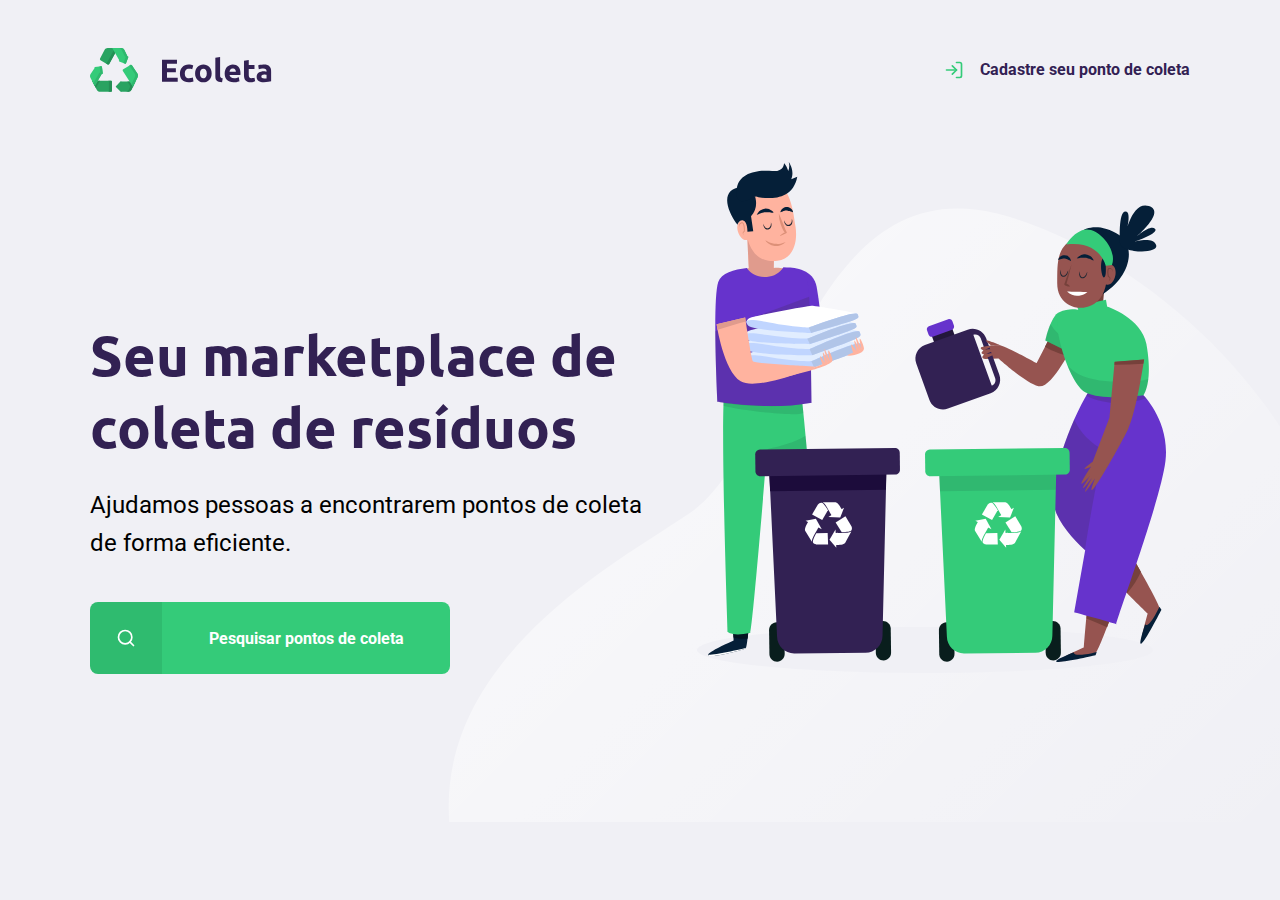
<file: index.html>
<!DOCTYPE html>
<html lang="pt-BR">
<head>
    <meta charset="UTF-8">
    <meta name="viewport" content="width=device-width, initial-scale=1.0">
    <title>Ecoleta</title>

    <link href="https://fonts.googleapis.com/css2?family=Roboto:wght@300;700&display=swap" rel="stylesheet">
    <link href="https://fonts.googleapis.com/css2?family=Ubuntu:wght@700&display=swap" rel="stylesheet">

    <link rel="stylesheet" href="/styles/style.css">
    <link rel="stylesheet" href="/styles/home.css">
    <link rel="stylesheet" href="/styles/responsive.css">
</head>
<body>

    <div id='pg-home'>
        <div class='content'>

            <header>
                <img src="/imagens/logo.svg" alt="Logo">
                <a href="cadastro.html">
                    <span></span>
                    Cadastre seu ponto de coleta
                </a>
            </header>
            
            <main>
                <h1>Seu marketplace de coleta de resíduos</h1>
    
                <p>Ajudamos pessoas a encontrarem pontos de coleta de forma eficiente.</p>
        
                <a href="#">
                    <span></span>
                    <strong>Pesquisar pontos de coleta</strong> 
                </a>
            </main>
           
    
        </div>
    </div>

    
    
</body>
</html>
</file>
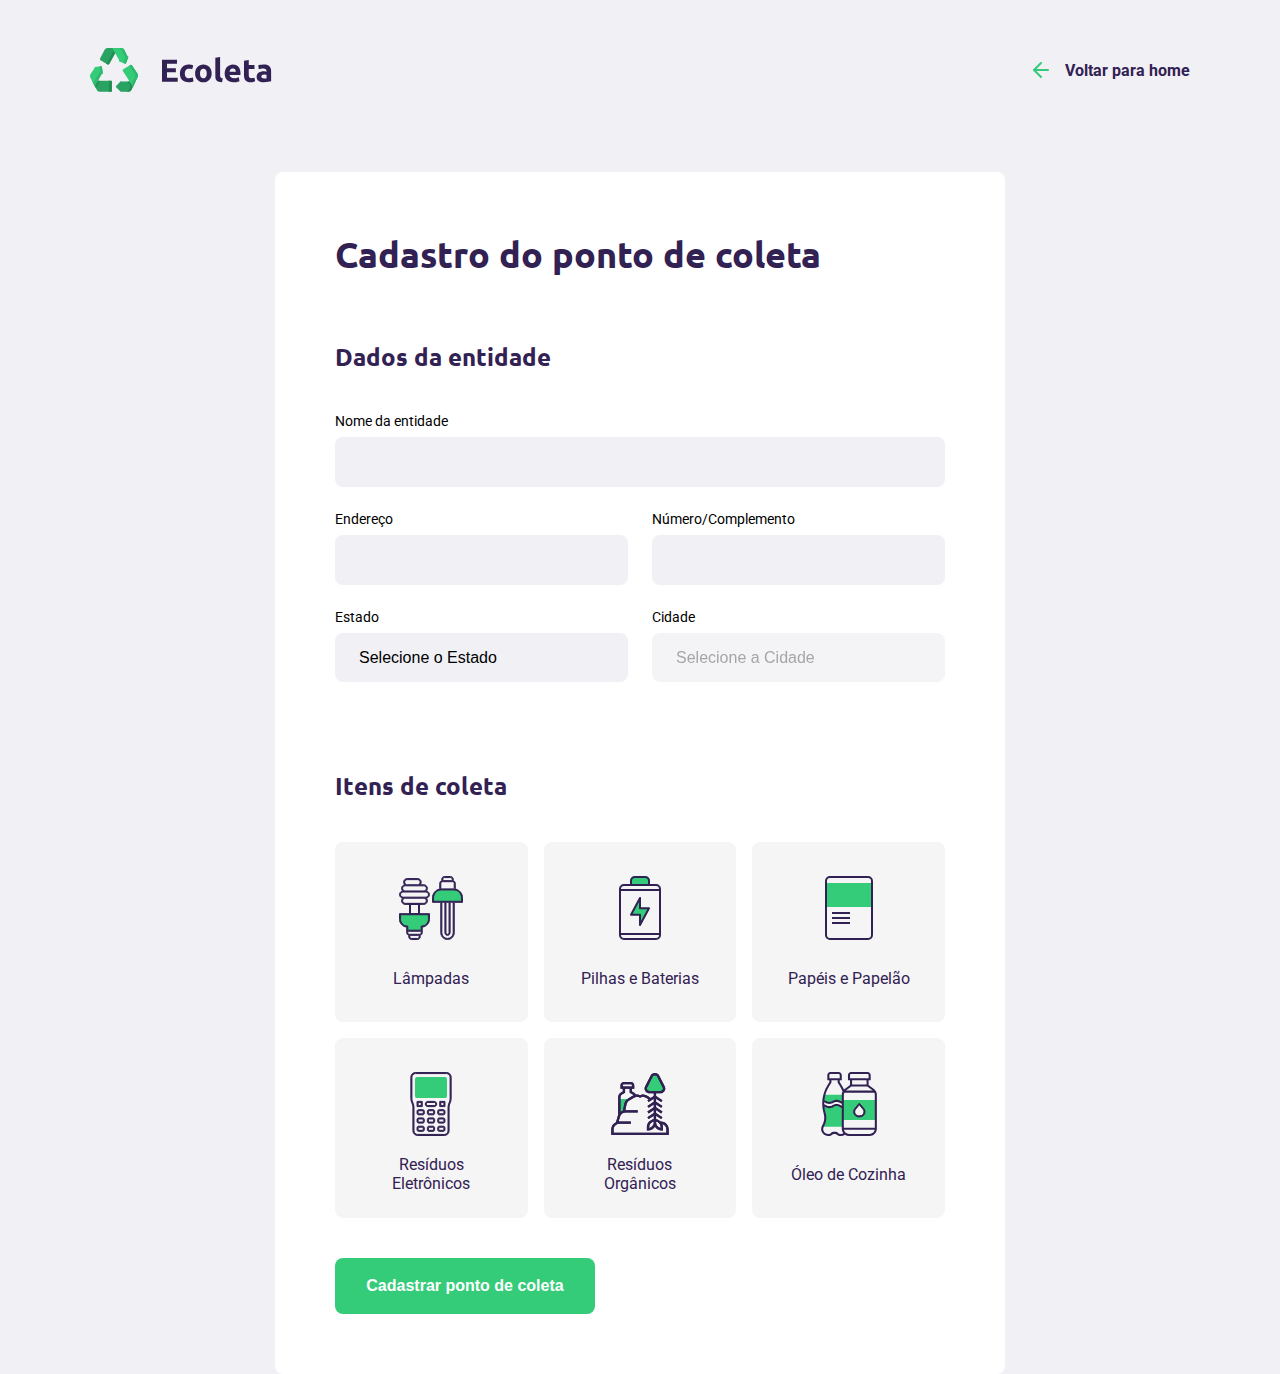
<file: cadastro.html>
<!DOCTYPE html>
<html lang="pt-BR">
<head>
    <meta charset="UTF-8">
    <meta name="viewport" content="width=device-width, initial-scale=1.0">
    <title>Cadastro de Ponto de Coleta</title>

    <link href="https://fonts.googleapis.com/css2?family=Roboto:wght@300;700&display=swap" rel="stylesheet">
    <link href="https://fonts.googleapis.com/css2?family=Ubuntu:wght@700&display=swap" rel="stylesheet">

    <link rel="stylesheet" href="/styles/style.css">
    <link rel="stylesheet" href="/styles/cadastro.css">
    <link rel="stylesheet" href="/styles/responsive.css">
</head>
<body>

    <div id='pg-cadastro'>
        <header>
            <img src="/imagens/logo.svg" alt="Logo">
            <a href="index.html">
                <span></span>
                Voltar para home
            </a>
        </header>

        <form action="">
            <h1>Cadastro do ponto de coleta</h1>

            <fieldset>
                <legend>
                    <h2>Dados da entidade</h2>
                </legend>

                <div class="field">
                    <label for="name">Nome da entidade</label>
                    <input type="text" name='name' required>
                </div>

                <div class="field-group">
                    <div class="field">
                        <label for="endereco">Endereço</label>
                        <input type="text" name='endereco' required>
                    </div>

                    <div class="field">
                        <label for="numero">Número/Complemento</label>
                        <input type="text" name='numero' required>
                    </div>
                </div>

                <div class="field-group">
                    <div class="field">
                        <label for="estado">Estado</label>
                        <select name="estado" required>
                            <option value="">Selecione o Estado</option>
                        </select>

                        <input type="hidden" name="estado">
                    </div>

                    <div class="field">
                        <label for="cidade">Cidade</label>
                        <select name="cidade" disabled required>
                            <option value="">Selecione a Cidade</option>
                        </select>
                    </div>
                   
                </div>
            </fieldset>

            <fieldset>
                <legend>
                    <h2>Itens de coleta</h2>
                </legend>

                <div class="itens-grid">
                    <li data-id='1'>
                        <img src="/imagens/lampadas.svg" alt="Lâmpadas">
                        <span>Lâmpadas</span>
                    </li>

                    <li data-id='2'>
                        <img src="/imagens/baterias.svg" alt="Pilhas e Baterias">
                        <span>Pilhas e Baterias</span>
                    </li>

                    <li data-id='3'>
                        <img src="/imagens/papeis-papelao.svg" alt="Papéis e Papelão">
                        <span>Papéis e Papelão</span>
                    </li>

                    <li data-id='4'>
                        <img src="/imagens/eletronicos.svg" alt="Resíduos Eletrônicos">
                        <span>Resíduos Eletrônicos</span>
                    </li>

                    <li data-id='5'>
                        <img src="/imagens/organicos.svg" alt="Resíduos Orgânicos">
                        <span>Resíduos Orgânicos</span>
                    </li>

                    <li data-id='6'>
                        <img src="/imagens/oleo.svg" alt="Óleo de Cozinha">
                        <span>Óleo de Cozinha</span>
                    </li>
                </div>

                <input type="hidden" name='itens'>

            </fieldset>

            <button type="submit">Cadastrar ponto de coleta</button>

        </form>
        
      
    </div>

    <script src='/scripts/cadastro.js'></script>

    
    
</body>
</html>
</file>
<file: styles/style.css>
:root {
    --title-color: #322153;
    --cor-primaria: #34cb79;

}

* {
    margin: 0;
    padding: 0;
    box-sizing: border-box;
}

html {
    font-family: 'Roboto', sans-serif;
}

body {
    background-color: #f0f0f5;
}

a {
    text-decoration: none;
}

h1, h2, h3, h4, h5, h6 {
    font-family: 'Ubuntu', sans-serif;
    color: var(--title-color);
}
</file>
<file: styles/home.css>
#pg-home {
    height: 100vh;
    background-image: url('../imagens/home-background.svg');
    background-repeat: no-repeat;
    background-position: 35vw 18vh;
}

#pg-home header {
    margin-top: 48px;
    display: flex;
    align-items: center; /* Alinha no centro do header */
    justify-content: space-between; 
}

#pg-home .content {
    width: 90%;
    max-width: 1100px;
    margin: 0 auto;
    height: 100%;
    display: flex;
    flex-direction: column;

}

#pg-home header a {
    display: flex;
    color: var(--title-color);
    font-weight: 700;
}

#pg-home header span {
    background-image: url('../imagens/log-in.svg');
    width: 20px;
    height: 20px;
    margin-right: 16px;
}

#pg-home main {
    max-width: 560px;
    flex: 1;

    display: flex;
    flex-direction: column;
    justify-content: center;

}

#pg-home main h1 {
    font-size: 56px;
}

#pg-home main p {
    font-size: 24px;
    line-height: 38px;
    margin-top: 24px;
}

#pg-home main a {
    width: 100%;
    max-width: 360px;
    height: 72px;

    border-radius: 8px;

    display: flex;
    align-items: center;

    margin-top: 40px;

    background-color: var(--cor-primaria);

    transition: 400ms;

    color: #ffffff;
}

#pg-home main a:hover {
    background-color: #2fb86e;
}

#pg-home main a span {
    width: 72px;
    height: 72px;

    border-top-left-radius: 8px;
    border-bottom-left-radius: 8px;

    background-color: rgba(0, 0, 0, 0.08);

    display: flex;
    align-items: center;
    justify-content: center;
}

#pg-home main a span::after {
    content: '';
    background-image: url('../imagens/search.svg');

    width: 20px;
    height: 20px;
}

#pg-home main a strong {
    flex: 1;
    text-align: center;
}
</file>
<file: styles/responsive.css>
@media (max-width: 900px) {
    #pg-home {
        background-position: 70vw;
    }

    #pg-home .content {
        align-items: center;
        text-align: center;
        
    }

    #pg-home header a {
        position: absolute;
        bottom: 48px;
        left: 50%;
        transform: translateX(-50%);

    }

    #pg-home main {
        align-items: center;

    }


}

@media (max-width: 495px) {
    #pg-home main h1 {
        font-size: 45px;
    }

    #pg-home main p {
        font-size: 18px;
    }

}

@media (max-width: 400px) {
    #pg-home header a {
        bottom: 15px;
    }
}
</file>
<file: styles/cadastro.css>
#pg-cadastro {
    width: 90%;
    max-width: 1100px;

    margin: 0 auto;
}

#pg-cadastro header {
    margin-top: 48px;
    display: flex;
    justify-content: space-between;
    align-items: center;
}

#pg-cadastro header a {
    color: var(--title-color);
    font-weight: bold;

    display: flex;
    align-items: center;
}

#pg-cadastro header a span {
    background-image: url('../imagens/arrow-left.svg');
    margin-right: 16px;

    display: flex;
    
    width: 20px;
    height: 24px;
}

form {
    background-color: #ffffff;

    margin: 0 auto;
    margin-top: 80px;
    padding: 60px;

    border-radius: 8px;

    max-width: 730px;

}

form h1 {
    font-size: 36px;
}

form fieldset {
    margin-top: 64px;
    border: 0;
}

form legend {
    margin-bottom: 40px;
}

form legend h2 {
    font-size: 24px;
}

form .field {
    flex: 1;

    display: flex;
    flex-direction: column;

    margin-bottom: 24px;

}

form .field-group {
    display: flex;
}

form input,
form select {
    background-color: #f0f0f5;

    border: 0;
    padding: 16px 24px;
    font-size: 16px;

    border-radius: 8px;
}

form select {
    -webkit-appearance: none;
    -moz-appearance: none;
    appearance: none;
}

form label {
    font-size: 14px;
    margin-bottom: 8px;

}

form .field-group .field + .field {
    margin-left: 24px;
}

form button {
    width: 260px;
    height: 56px;

    background-color: var(--cor-primaria);
    border-radius: 8px;

    color: white;
    font-weight: bold;
    font-size: 16px;

    border: 0;

    margin-top: 40px;

    transition: background-color 400ms;
}

form button:hover {
    background-color: #2fb86e;

}

.itens-grid {
    display: grid;
    grid-template-columns: 1fr 1fr 1fr;
    gap: 16px;
}

.itens-grid li {
    background-color: #f5f5f5;
    list-style: none;

    border: 2px solid #f5f5f5;
    border-radius: 8px;
    height: 180px;
    
    padding: 32px 24px 16px;

    display: flex;
    flex-direction: column;
    align-items: center;
    justify-content: space-between;

    text-align: center;

    cursor: pointer;
}

.itens-grid span {
    margin-top: 12px;
    flex: 1;

    display: flex;
    align-items: center;

    color: var(--title-color);
}

.itens-grid li.selecionado {
    background-color: #e1faec;
    border: 2px solid #34cb79 ;
}

.itens-grid li img,
.itens-grid li span {
    pointer-events: none;
}
</file>
